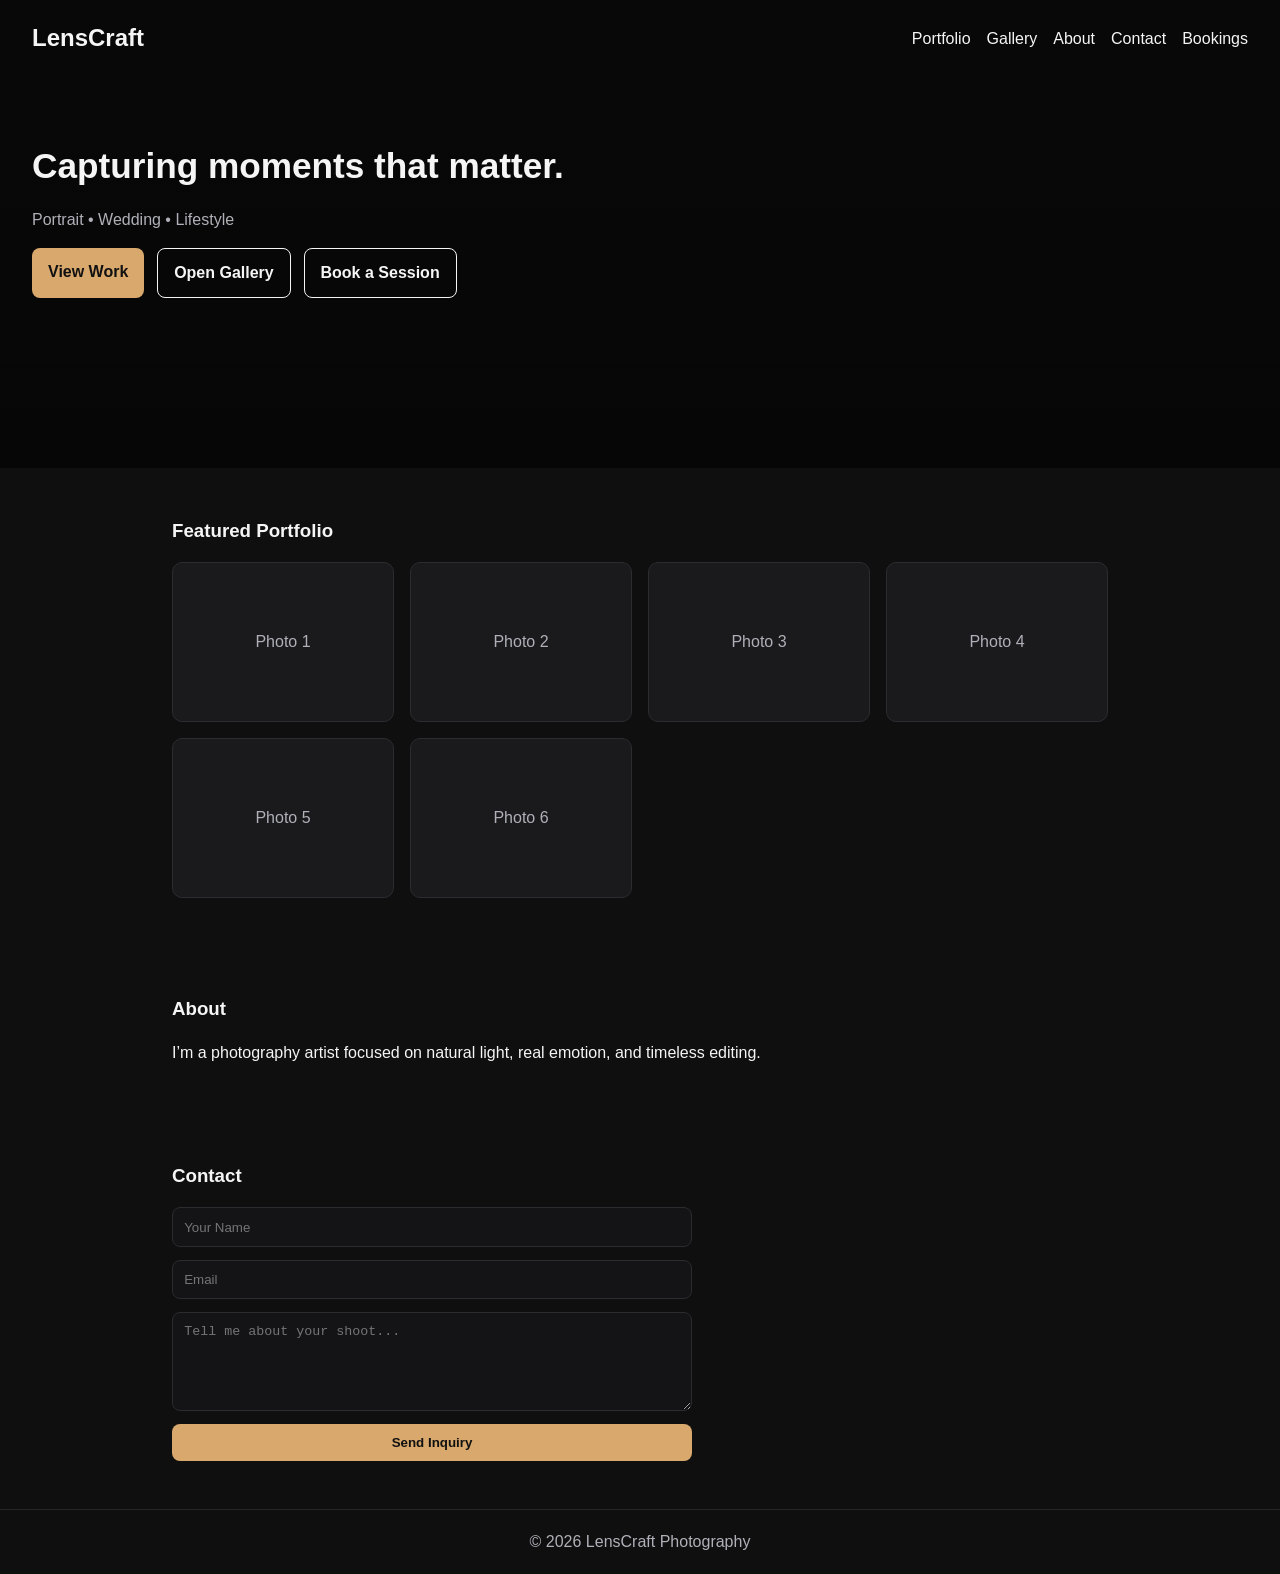
<file: PhotoWebProjSln/PhotoWebProj/wwwroot/index.html>
<!DOCTYPE html>
<html lang="en">
<head>
  <meta charset="UTF-8" />
  <meta name="viewport" content="width=device-width, initial-scale=1.0" />
  <title>LensCraft Photography</title>
  <link rel="stylesheet" href="styles.css" />
</head>
<body>
  <header class="hero">
    <nav class="nav">
      <h1>LensCraft</h1>
      <ul>
        <li><a href="#portfolio">Portfolio</a></li>
        <li><a href="gallery.html">Gallery</a></li>
        <li><a href="#about">About</a></li>
        <li><a href="#contact">Contact</a></li>
        <li><a href="bookings.html">Bookings</a></li>
      </ul>
    </nav>
    <div class="hero-content">
      <h2>Capturing moments that matter.</h2>
      <p>Portrait • Wedding • Lifestyle</p>
      <div class="hero-actions">
        <a class="btn" href="#portfolio">View Work</a>
        <a class="btn btn-outline" href="gallery.html">Open Gallery</a>
        <a class="btn btn-outline" href="bookings.html">Book a Session</a>
      </div>
    </div>
  </header>

  <main>
    <section id="portfolio" class="section">
      <h3>Featured Portfolio</h3>
      <div class="grid">
        <div class="card">Photo 1</div>
        <div class="card">Photo 2</div>
        <div class="card">Photo 3</div>
        <div class="card">Photo 4</div>
        <div class="card">Photo 5</div>
        <div class="card">Photo 6</div>
      </div>
    </section>

    <section id="about" class="section">
      <h3>About</h3>
      <p>
        I’m a photography artist focused on natural light, real emotion, and timeless editing.
      </p>
    </section>

    <section id="contact" class="section">
      <h3>Contact</h3>
      <form id="contactForm">
        <input type="text" placeholder="Your Name" required />
        <input type="email" placeholder="Email" required />
        <textarea placeholder="Tell me about your shoot..." rows="5" required></textarea>
        <button type="submit" class="btn">Send Inquiry</button>
      </form>
      <p id="formMessage" aria-live="polite"></p>
    </section>
  </main>

  <footer>
    <p>© 2026 LensCraft Photography</p>
  </footer>

  <script src="script.js"></script>
</body>
</html>
</file>
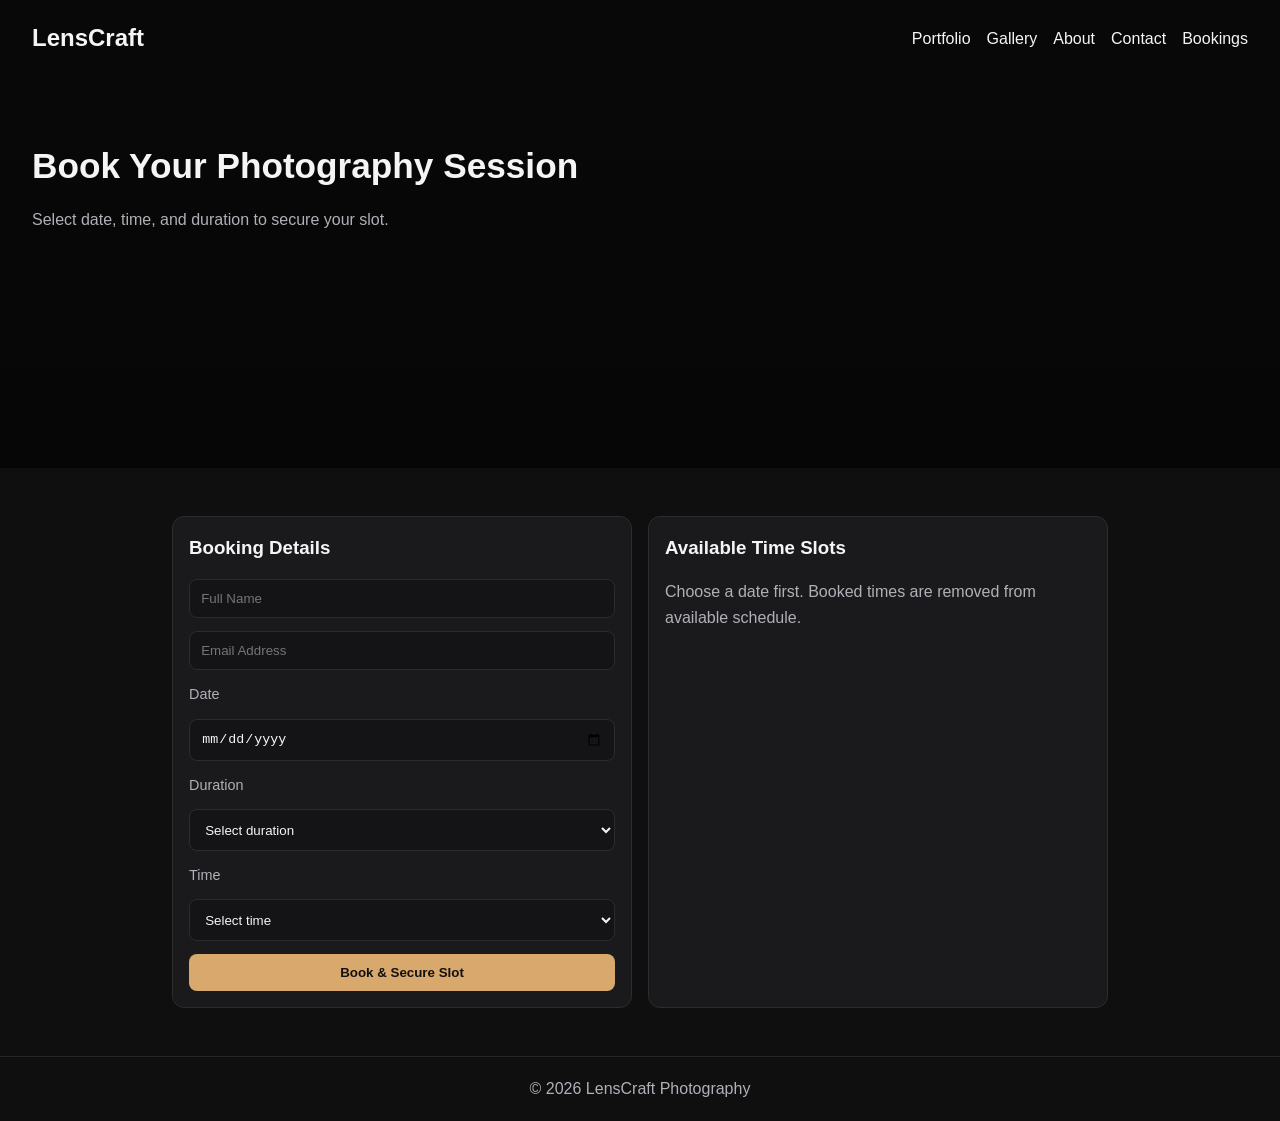
<file: PhotoWebProjSln/PhotoWebProj/wwwroot/bookings.html>
<!DOCTYPE html>
<html lang="en">
<head>
  <meta charset="UTF-8" />
  <meta name="viewport" content="width=device-width, initial-scale=1.0" />
  <title>Book a Session | LensCraft Photography</title>
  <link rel="stylesheet" href="styles.css" />
</head>
<body>
  <header class="sub-hero">
    <nav class="nav">
      <h1>LensCraft</h1>
      <ul>
        <li><a href="index.html#portfolio">Portfolio</a></li>
        <li><a href="gallery.html">Gallery</a></li>
        <li><a href="index.html#about">About</a></li>
        <li><a href="index.html#contact">Contact</a></li>
        <li><a href="bookings.html" aria-current="page">Bookings</a></li>
      </ul>
    </nav>
    <div class="hero-content">
      <h2>Book Your Photography Session</h2>
      <p>Select date, time, and duration to secure your slot.</p>
    </div>
  </header>

  <main class="section">
    <div class="booking-layout">
      <section class="booking-panel">
        <h3>Booking Details</h3>
        <form id="bookingForm">
          <input id="customerName" type="text" placeholder="Full Name" required />
          <input id="customerEmail" type="email" placeholder="Email Address" required />

          <label for="bookingDate">Date</label>
          <input id="bookingDate" type="date" required />

          <label for="bookingDuration">Duration</label>
          <select id="bookingDuration" required>
            <option value="">Select duration</option>
            <option value="30">30 minutes</option>
            <option value="60">1 hour</option>
            <option value="90">1 hour 30 minutes</option>
            <option value="120">2 hours</option>
          </select>

          <label for="bookingTime">Time</label>
          <select id="bookingTime" required>
            <option value="">Select time</option>
          </select>

          <button type="submit" class="btn">Book & Secure Slot</button>
        </form>
        <p id="bookingMessage" aria-live="polite"></p>
      </section>

      <section class="booking-panel">
        <h3>Available Time Slots</h3>
        <p class="muted">Choose a date first. Booked times are removed from available schedule.</p>
        <ul id="slotList" class="slot-list"></ul>
      </section>
    </div>
  </main>

  <footer>
    <p>© 2026 LensCraft Photography</p>
  </footer>

  <script src="script.js"></script>
</body>
</html>
</file>
<file: PhotoWebProjSln/PhotoWebProj/wwwroot/styles.css>
:root {
  --bg: #0f0f10;
  --card: #1a1a1d;
  --text: #f5f5f5;
  --muted: #b0b0b8;
  --accent: #d9a86c;
  --line: #2b2b30;
}

* { box-sizing: border-box; margin: 0; padding: 0; }

body {
  font-family: Arial, sans-serif;
  background: var(--bg);
  color: var(--text);
  line-height: 1.6;
}

.hero, .sub-hero {
  min-height: 52vh;
  background: linear-gradient(rgba(0,0,0,.45), rgba(0,0,0,.6)),
              url("https://images.unsplash.com/photo-1452587925148-ce544e77e70d?auto=format&fit=crop&w=1600&q=80")
              center/cover no-repeat;
  padding: 1.2rem 2rem;
}

.nav {
  display: flex;
  justify-content: space-between;
  align-items: center;
}

.nav ul { display: flex; gap: 1rem; list-style: none; }
.nav a { color: var(--text); text-decoration: none; }

.hero-content {
  margin-top: 5rem;
  max-width: 700px;
}

.hero-content h2 { font-size: 2.2rem; margin-bottom: .8rem; }
.hero-content p { color: var(--muted); margin-bottom: 1rem; }

.hero-actions { display: flex; gap: .8rem; flex-wrap: wrap; }

.section {
  padding: 3rem 2rem;
  max-width: 1000px;
  margin: 0 auto;
}

.section h3 { margin-bottom: 1rem; }

.grid {
  display: grid;
  grid-template-columns: repeat(auto-fit, minmax(180px, 1fr));
  gap: 1rem;
}

.card {
  background: var(--card);
  border: 1px solid var(--line);
  min-height: 160px;
  border-radius: 10px;
  display: grid;
  place-items: center;
  color: var(--muted);
}

.gallery-grid {
  display: grid;
  grid-template-columns: repeat(auto-fit, minmax(220px, 1fr));
  gap: 1rem;
}

.gallery-item {
  background: var(--card);
  border: 1px solid var(--line);
  border-radius: 10px;
  overflow: hidden;
}

.gallery-item img {
  display: block;
  width: 100%;
  height: 260px;
  object-fit: cover;
}

.btn {
  display: inline-block;
  background: var(--accent);
  color: #111;
  padding: .7rem 1rem;
  border: none;
  border-radius: 8px;
  text-decoration: none;
  cursor: pointer;
  font-weight: bold;
}

.btn-outline {
  background: transparent;
  color: var(--text);
  border: 1px solid var(--text);
}

form {
  display: grid;
  gap: .8rem;
  max-width: 520px;
}

input, textarea, select {
  background: #141417;
  color: var(--text);
  border: 1px solid var(--line);
  padding: .7rem;
  border-radius: 8px;
}

label { font-size: .9rem; color: var(--muted); }

.booking-layout {
  display: grid;
  grid-template-columns: repeat(auto-fit, minmax(280px, 1fr));
  gap: 1rem;
}

.booking-panel {
  background: var(--card);
  border: 1px solid var(--line);
  border-radius: 12px;
  padding: 1rem;
}

.slot-list {
  list-style: none;
  margin-top: .8rem;
  display: grid;
  gap: .5rem;
}

.slot-list li {
  padding: .6rem .8rem;
  border: 1px solid var(--line);
  border-radius: 8px;
  background: #151519;
}

.slot-list li.booked {
  color: #f19a9a;
  border-color: #6d2d2d;
  background: #2b1a1a;
}

.muted { color: var(--muted); }

footer {
  text-align: center;
  padding: 1.2rem;
  color: var(--muted);
  border-top: 1px solid #25252a;
}
</file>
